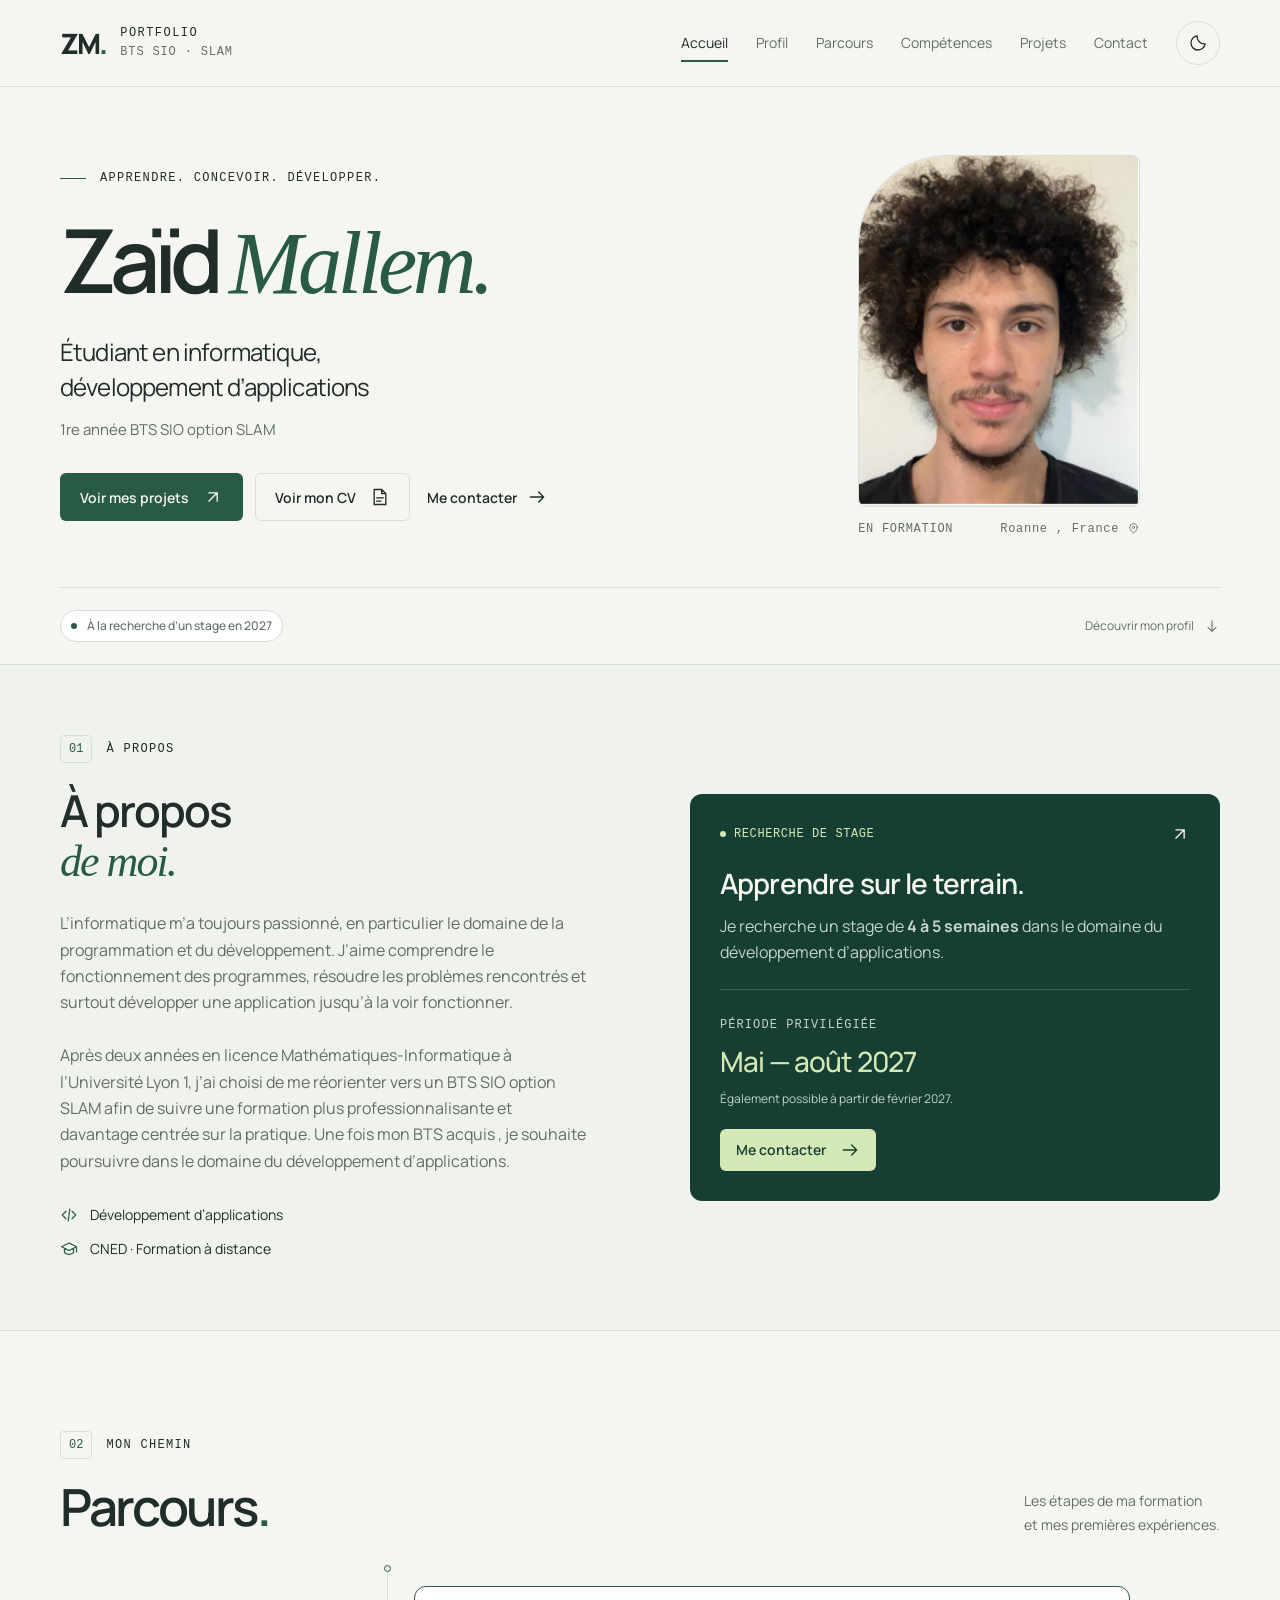
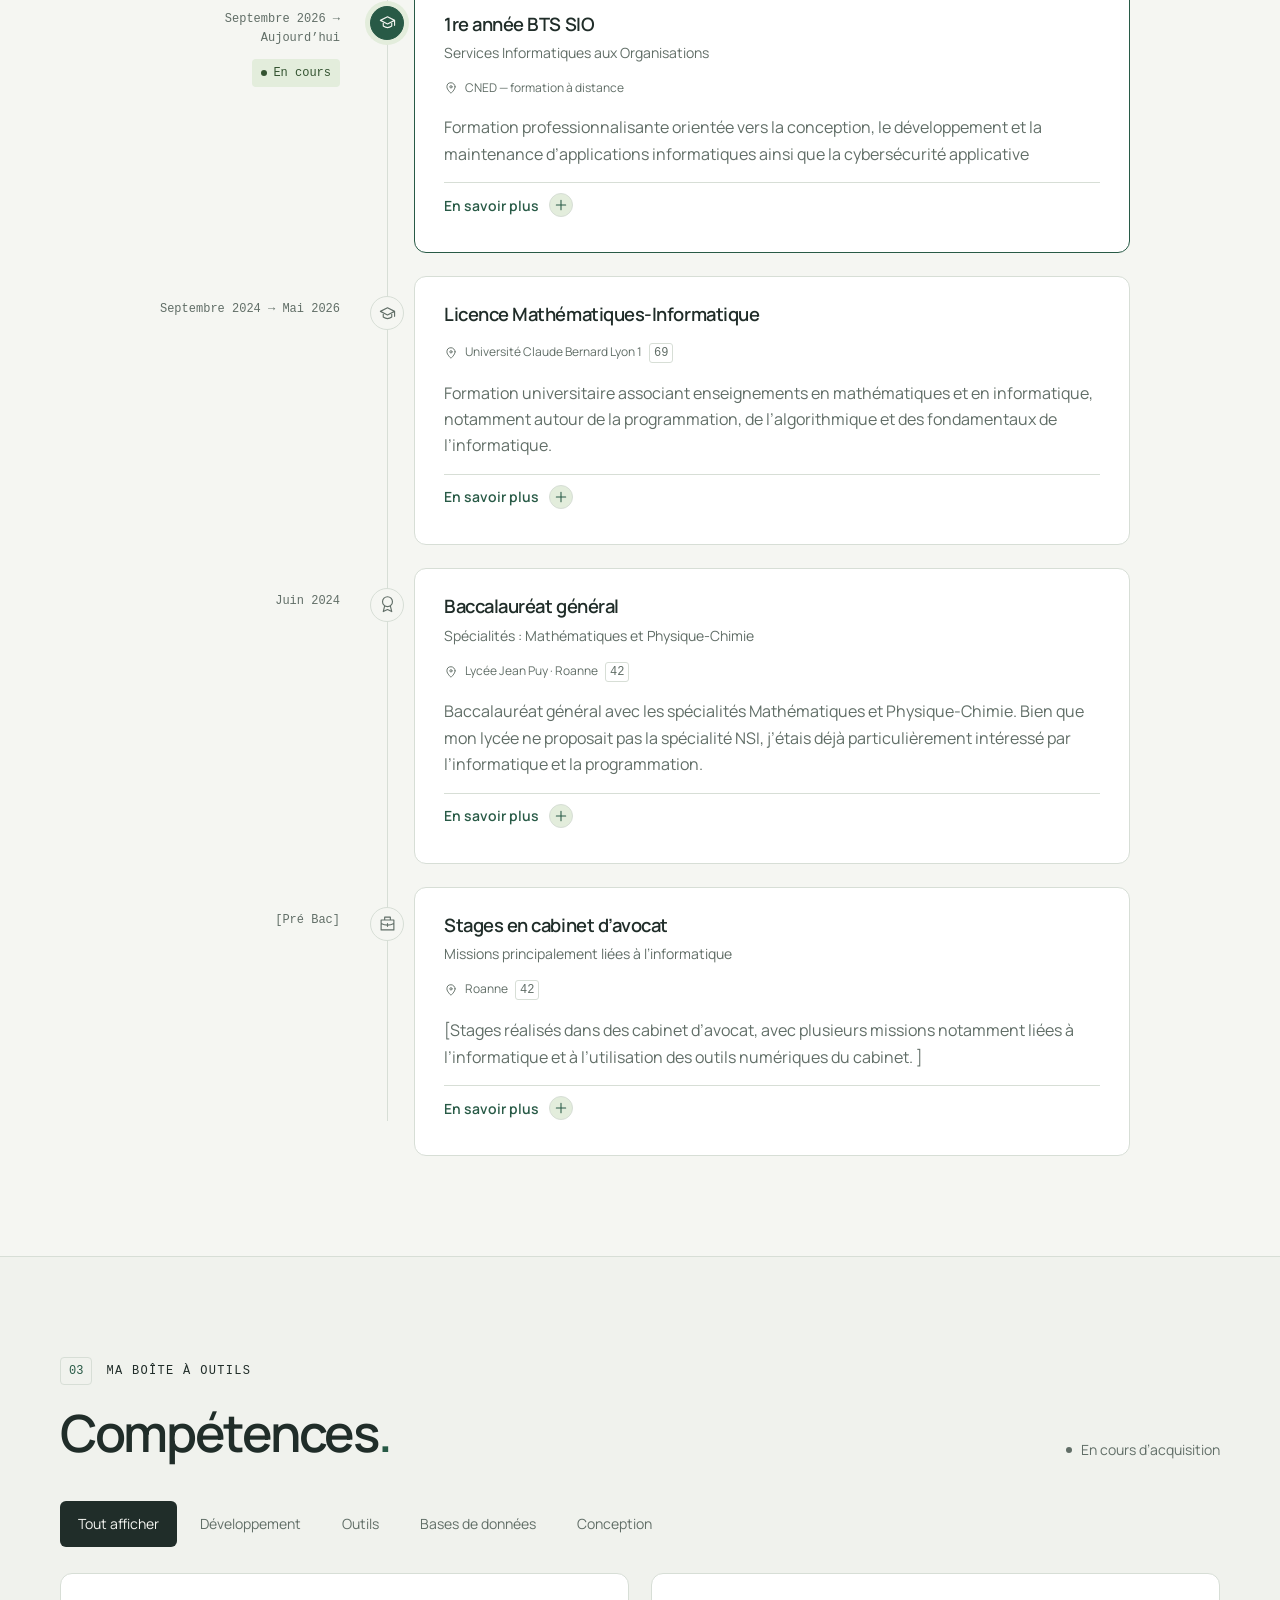
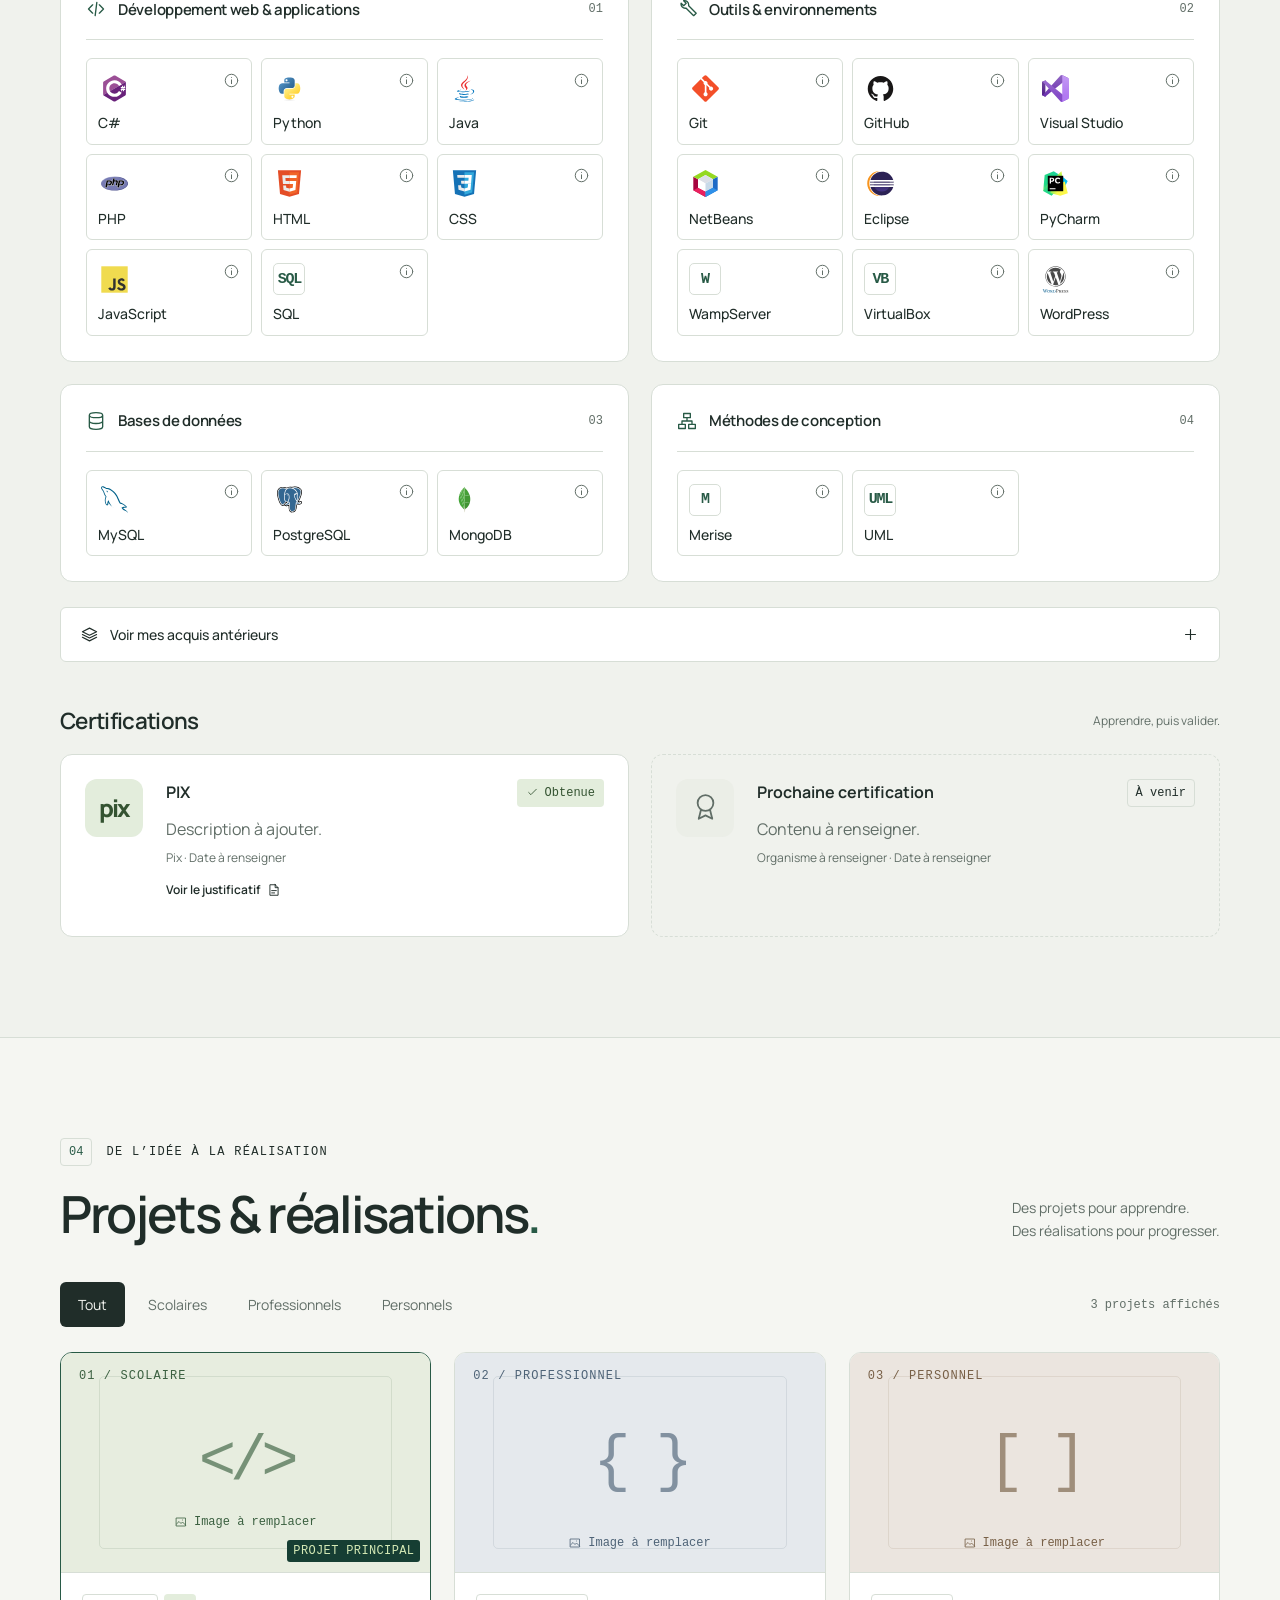
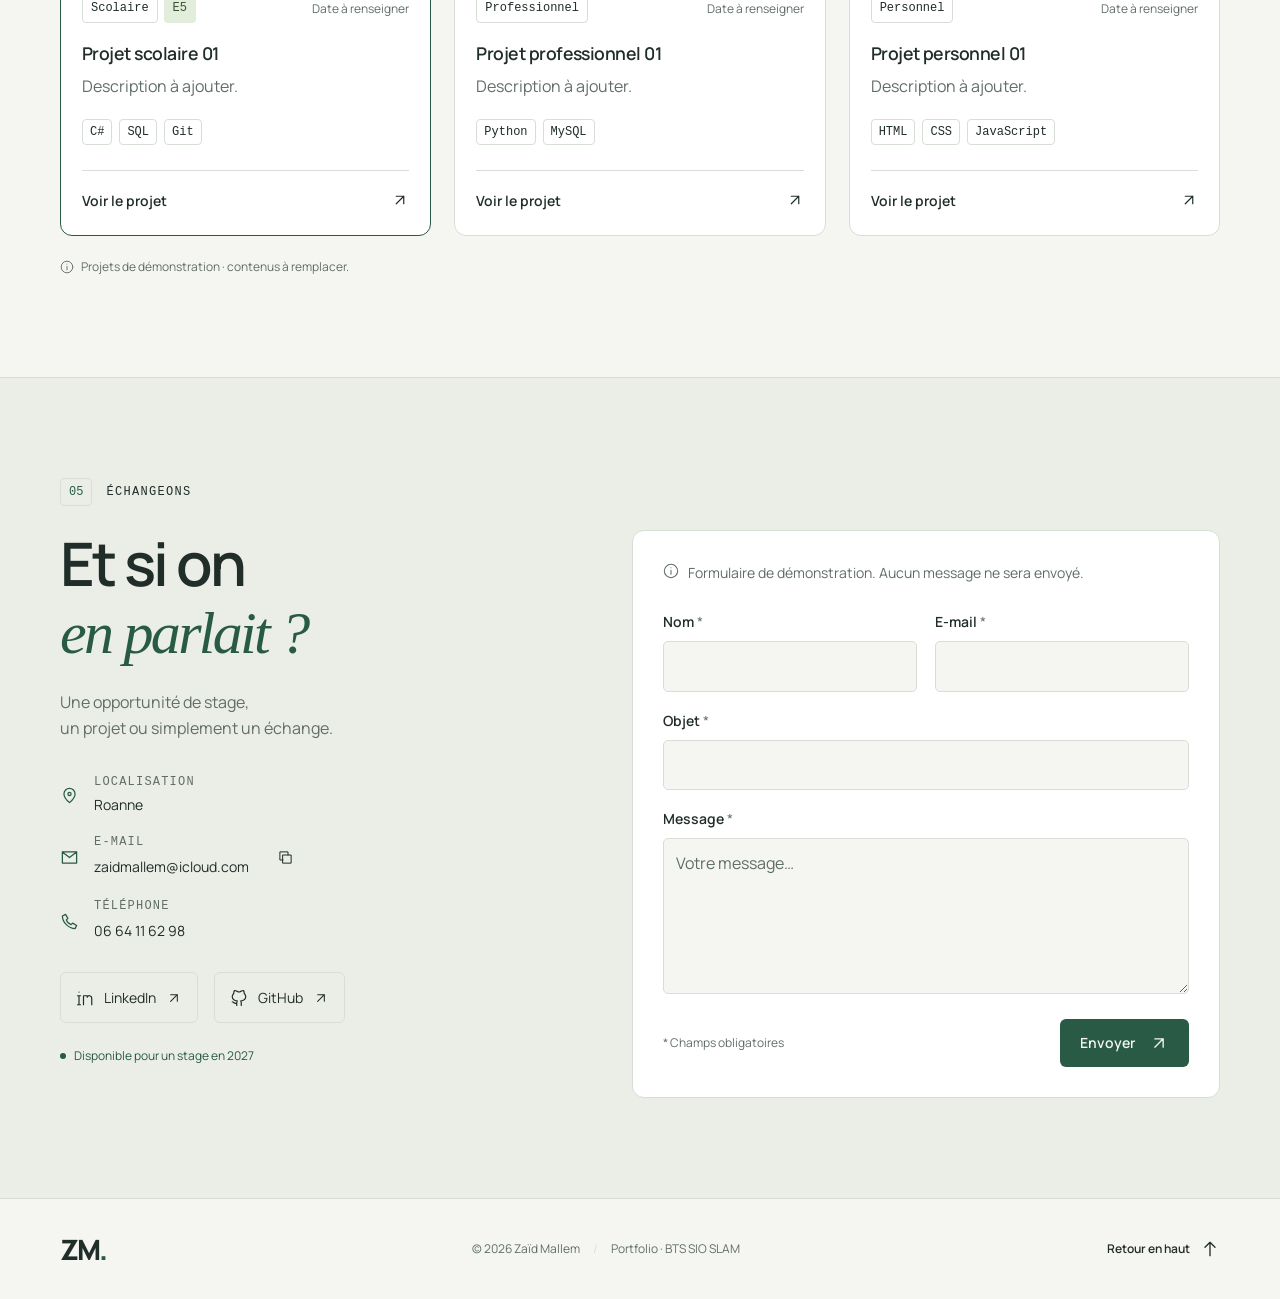
<file: index.html>
<!doctype html>
<html lang="fr" data-theme="light">
<head>
  <meta charset="utf-8">
  <meta name="viewport" content="width=device-width, initial-scale=1">
  <meta name="description" content="Portfolio étudiant — BTS SIO option SLAM. Parcours, compétences et réalisations en développement d’applications.">
  <meta name="theme-color" content="#f5f6f2">
  <title>Zaïd Mallem — Portfolio · BTS SIO SLAM</title>
  <link rel="icon" type="image/svg+xml" href="assets/images/favicon.svg">
  <script src="assets/js/theme-init.js"></script>
  <link rel="stylesheet" href="assets/css/styles.css">
  <script src="assets/js/data.js" defer></script>
  <script src="assets/js/common.js" defer></script>
  <script src="assets/js/home.js" defer></script>
</head>
<body>
  <a class="skip-link" href="#contenu">Aller au contenu</a>
  <div class="reading-progress" aria-hidden="true"></div>
  <header class="site-header">
    <div class="container header-inner">
      <a class="brand" href="#accueil" aria-label="Accueil du portfolio"><span class="brand-mark" data-initials>ZM<span>.</span></span><span class="brand-caption">PORTFOLIO<span>BTS SIO · SLAM</span></span></a>
      <nav class="main-nav" id="navigation" aria-label="Navigation principale">
        <a href="#accueil" aria-current="location">Accueil</a><a href="#profil">Profil</a><a href="#parcours">Parcours</a><a href="#competences">Compétences</a><a href="#projets">Projets</a><a href="#contact">Contact</a>
      </nav>
      <div class="header-actions"><button class="icon-button theme-toggle" type="button" aria-label="Activer le mode sombre" title="Changer de thème"><span data-icon="moon"></span></button><button class="icon-button menu-toggle" type="button" aria-label="Ouvrir le menu" aria-expanded="false" aria-controls="navigation"><span data-icon="menu"></span></button></div>
    </div>
  </header>
  <main id="contenu" tabindex="-1">
    <section class="hero container" id="accueil" aria-labelledby="hero-name">
      <div class="hero-copy">
        <p class="eyebrow"><span class="short-line"></span> APPRENDRE. CONCEVOIR. DÉVELOPPER.</p>
        <h1 id="hero-name" data-name>Zaïd <span>Mallem.</span></h1>
        <p class="hero-title">Étudiant en informatique,<br>développement d’applications</p>
        <p class="hero-subtitle">1re année BTS SIO option SLAM</p>
        <div class="hero-actions"><a class="button primary" href="#projets">Voir mes projets <span data-icon="arrow-up-right"></span></a><button class="button secondary" type="button" data-cv>Voir mon CV <span data-icon="file"></span></button><a class="text-link" href="#contact">Me contacter <span data-icon="arrow-right"></span></a></div>
      </div>
      <figure class="portrait-wrap">
        <div class="portrait" id="portrait-slot"><span class="portrait-index">01 / PROFIL</span><span class="portrait-monogram" data-initials aria-hidden="true">ZM<span>.</span></span><div class="portrait-label"><span data-icon="image"></span><span>Photo à ajouter</span></div><span class="portrait-corner" aria-hidden="true">+</span></div>
        <figcaption><span>EN FORMATION</span><span><span data-city>Roanne</span>, France <span data-icon="map-pin"></span></span></figcaption>
      </figure>
      <div class="hero-footer"><span class="hero-stage-badge"><span class="status-dot"></span> À la recherche d’un stage en 2027</span><a href="#profil">Découvrir mon profil <span data-icon="arrow-down"></span></a></div>
    </section>
    <section class="section profile-section" id="profil" aria-labelledby="profile-title">
      <div class="container profile-grid">
        <div class="profile-copy"><p class="eyebrow"><span class="section-index">01</span> À PROPOS</p><h2 id="profile-title">À propos<br><em>de moi.</em></h2><p class="section-description" data-profile>Description personnelle à ajouter.</p><div class="profile-facts"><span><span data-icon="code"></span>Développement d’applications</span><span><span data-icon="graduation"></span>CNED · Formation à distance</span></div></div>
        <aside class="internship-card"><div class="card-topline"><span class="pill"><span class="status-dot"></span> RECHERCHE DE STAGE</span><span data-icon="arrow-up-right"></span></div><h3>Apprendre sur le terrain.</h3><p>Je recherche un stage de <strong>4 à 5 semaines</strong> dans le domaine du développement d’applications.</p><div class="internship-period"><span>PÉRIODE PRIVILÉGIÉE</span><strong>Mai <span aria-hidden="true">—</span> août 2027</strong><p>Également possible à partir de février 2027.</p></div><a href="#contact" class="button light">Me contacter <span data-icon="arrow-right"></span></a></aside>
      </div>
    </section>
    <section class="section" id="parcours" aria-labelledby="journey-title"><div class="container"><div class="section-heading"><div><p class="eyebrow"><span class="section-index">02</span> MON CHEMIN</p><h2 id="journey-title">Parcours<span class="title-dot">.</span></h2></div><p>Les étapes de ma formation<br>et mes premières expériences.</p></div><div class="timeline" id="timeline"></div></div></section>
    <section class="section skills-section" id="competences" aria-labelledby="skills-title"><div class="container"><div class="section-heading"><div><p class="eyebrow"><span class="section-index">03</span> MA BOÎTE À OUTILS</p><h2 id="skills-title">Compétences<span class="title-dot">.</span></h2></div><p class="acquisition-label"><span class="status-dot"></span> En cours d’acquisition</p></div><div class="filter-bar" id="skill-filters" role="group" aria-label="Filtrer les compétences"></div><div class="skill-groups" id="skill-groups"></div><p class="sr-only" id="skill-status" role="status" aria-live="polite"></p><details class="prior-skills"><summary><span><span data-icon="layers"></span> Voir mes acquis antérieurs</span><span data-icon="plus"></span></summary><div class="prior-content"><p>Compétences abordées avant le BTS.</p><div class="tags" id="prior-tags"></div><p class="placeholder-text">Contexte d’apprentissage à renseigner.</p></div></details><div class="certifications"><div class="subsection-heading"><h3>Certifications</h3><span>Apprendre, puis valider.</span></div><div class="certification-grid" id="certifications"></div></div></div></section>
    <section class="section projects-section" id="projets" aria-labelledby="projects-title"><div class="container"><div class="section-heading"><div><p class="eyebrow"><span class="section-index">04</span> DE L’IDÉE À LA RÉALISATION</p><h2 id="projects-title">Projets &amp; réalisations<span class="title-dot">.</span></h2></div><p>Des projets pour apprendre.<br>Des réalisations pour progresser.</p></div><div class="projects-toolbar"><div class="filter-bar" id="project-filters" role="group" aria-label="Filtrer les projets"></div><p class="result-count" id="project-count" role="status" aria-live="polite"></p></div><div class="project-grid" id="project-grid"></div><p class="empty-state" id="project-empty" hidden>Aucun projet dans cette catégorie pour le moment.</p><p class="sample-note" id="sample-note"><span data-icon="info"></span> Projets de démonstration · contenus à remplacer.</p></div></section>
    <section class="section contact-section" id="contact" aria-labelledby="contact-title"><div class="container"><p class="eyebrow"><span class="section-index">05</span> ÉCHANGEONS</p><div class="contact-grid"><div class="contact-copy"><h2 id="contact-title">Et si on<br><em>en parlait ?</em></h2><p class="contact-intro">Une opportunité de stage,<br>un projet ou simplement un échange.</p><div class="contact-details" id="contact-details"></div><div class="social-links" id="social-links"></div><p class="contact-availability"><span class="status-dot"></span> Disponible pour un stage en 2027</p></div><form id="contact-form" class="contact-form" novalidate><p class="form-note"><span data-icon="info"></span> Formulaire de démonstration. Aucun message ne sera envoyé.</p><div class="form-row"><div class="field"><label for="name">Nom <span aria-hidden="true">*</span></label><input id="name" name="name" autocomplete="name" required maxlength="100" aria-describedby="name-error"><p class="field-error" id="name-error"></p></div><div class="field"><label for="email">E-mail <span aria-hidden="true">*</span></label><input id="email" name="email" type="email" autocomplete="email" required maxlength="254" aria-describedby="email-error"><p class="field-error" id="email-error"></p></div></div><div class="field"><label for="subject">Objet <span aria-hidden="true">*</span></label><input id="subject" name="subject" required maxlength="180" aria-describedby="subject-error"><p class="field-error" id="subject-error"></p></div><div class="field"><label for="message">Message <span aria-hidden="true">*</span></label><textarea id="message" name="message" rows="5" required minlength="10" maxlength="5000" aria-describedby="message-error" placeholder="Votre message…"></textarea><p class="field-error" id="message-error"></p></div><div class="honeypot" aria-hidden="true"><label for="website">Laisser vide</label><input id="website" name="website" tabindex="-1" autocomplete="off"></div><div class="form-bottom"><span>* Champs obligatoires</span><button class="button primary" type="submit"><span class="submit-label">Envoyer</span><span data-icon="arrow-up-right"></span></button></div><p class="form-status" id="form-status" role="status" aria-live="polite" tabindex="-1"></p></form></div></div></section>
  </main>
  <footer class="site-footer"><div class="container footer-inner"><a class="brand-mark" href="#accueil" aria-label="Accueil" data-initials>ZM<span>.</span></a><p>© <span data-year>2026</span> <span data-full-name>Zaïd Mallem</span><span class="footer-separator">/</span>Portfolio · BTS SIO SLAM</p><a class="text-link" href="#accueil">Retour en haut <span data-icon="arrow-up"></span></a></div></footer>
  <dialog class="info-dialog" id="info-dialog" aria-labelledby="dialog-title"><div class="dialog-topline"><span class="eyebrow" id="dialog-eyebrow">EN DÉTAIL</span><button class="icon-button" data-close-dialog type="button" aria-label="Fermer la fiche"><span data-icon="x"></span></button></div><h2 id="dialog-title"></h2><div id="dialog-body"></div></dialog>
  <div class="toast" id="toast" role="status" aria-live="polite"></div><div class="cursor-ring" aria-hidden="true"></div>
  <noscript><div class="noscript-notice">Activez JavaScript pour consulter le parcours, les compétences et les projets. Contact : <a href="mailto:zaidmallem@icloud.com">zaidmallem@icloud.com</a>.</div></noscript>
</body>
</html>
</file>
<file: assets/css/styles.css>
@layer reset, tokens, base, layout, components, responsive, motion;
@font-face {
  font-family:  Manrope;
  src:  url('../fonts/manrope-latin.woff2') format('woff2');
  font-style:  normal;
  font-weight:  200 800;
  font-display:  swap
}
@layer reset {
  *,*::before,*::after {
    box-sizing:  border-box
  }
  body,h1,h2,h3,p,figure {
    margin:  0
  }
  button,input,textarea {
    font:  inherit
  }
  button,a {
    -webkit-tap-highlight-color:  transparent
  }
  button {
    cursor:  pointer
  }
  img {
    max-width:  100%;
    display:  block
  }
  button {
    color:  inherit
  }
  a {
    color:  inherit;
    text-decoration:  none
  }
  button {
    border:  0
  }
  svg {
    display:  block
  }
  [hidden] {
    display:  none!important
  }
}
@layer tokens {
  :root {
    color-scheme:  light;
    --bg:  #f5f6f2;
    --surface:  #fff;
    --surface-alt:  #ebeee7;
    --surface-soft:  #f0f2ed;
    --ink:  #202d29;
    --muted:  #616e67;
    --line:  #d7ded6;
    --accent:  #285a46;
    --accent-hover:  #173f35;
    --accent-soft:  #e3eddc;
    --accent-text:  #345331;
    --deep:  #163e33;
    --deep-ink:  #f3f7ed;
    --lime:  #d4e9b5;
    --error:  #a02a32;
    --shadow:  0 10px 30px #183c2910;
    --radius:  12px;
    --radius-sm:  6px;
    --font:  'Manrope',Arial,sans-serif;
    --serif:  Georgia,'Times New Roman',serif;
    --mono:  Consolas,'Courier New',monospace;
    --ease:  cubic-bezier(.2,.7,.2,1);
    --duration:  180ms;
    --container:  1160px;
    --header-height:  86px;
    --section-space:  100px
  }
  :root[data-theme=dark] {
    color-scheme:  dark;
    --bg:  #17201f;
    --surface:  #202b29;
    --surface-alt:  #1c2925;
    --surface-soft:  #1b2523;
    --ink:  #edf2ec;
    --muted:  #abb9af;
    --line:  #394740;
    --accent:  #badba1;
    --accent-hover:  #d2ebbf;
    --accent-soft:  #2e4233;
    --accent-text:  #c6e5ae;
    --deep:  #102f27;
    --deep-ink:  #f3f7ed;
    --lime:  #d4e9b5;
    --error:  #ffb3b7;
    --shadow:  0 10px 30px #0002
  }
}
@layer base {
  html {
    scroll-behavior:  smooth;
    scroll-padding-top:  var(--header-offset, 110px)
  }
  body {
    background:  var(--bg);
    color:  var(--ink);
    font:  400 1rem/1.65 var(--font);
    transition:  background-color var(--duration),color var(--duration)
  }
  ::selection {
    background:  var(--accent);
    color:  var(--bg)
  }
  :focus-visible {
    outline:  3px solid var(--accent);
    outline-offset:  5px
  }
  button:disabled {
    cursor:  not-allowed;
    opacity:  .6
  }
  h1,h2,h3 {
    font-weight:  600;
    line-height:  1.12;
    letter-spacing:  -.045em
  }
  h2 {
    font-size:  clamp(2.35rem,4vw,3.5rem)
  }
  h3 {
    font-size:  1.25rem;
    letter-spacing:  -.03em
  }
  em {
    font-family:  var(--serif);
    font-weight:  400;
    color:  var(--accent)
  }
  p {
    max-width:  70ch
  }
  button svg,a svg {
    flex-shrink:  0
  }
  .icon,[data-icon] svg {
    width:  20px;
    height:  20px;
    stroke-width:  1.6;
    flex-shrink:  0
  }
  .container {
    width:  min(var(--container),calc(100% - 96px));
    margin-inline:  auto
  }
  .sr-only {
    position:  absolute;
    width:  1px;
    height:  1px;
    overflow:  hidden;
    clip-path:  inset(50%);
    white-space:  nowrap
  }
  .skip-link {
    position:  fixed;
    top:  10px;
    left:  10px;
    padding:  12px 20px;
    background:  var(--ink);
    color:  var(--bg);
    z-index:  200;
    transform:  translateY(-160%)
  }
  .skip-link:focus {
    transform:  none
  }
  .placeholder-text {
    color:  var(--muted);
    font-size:  .875rem
  }
  .eyebrow {
    font:  500 .75rem/1.5 var(--mono);
    letter-spacing:  .11em;
    display:  flex;
    align-items:  center;
    gap:  14px
  }
  .short-line {
    width:  26px;
    height:  1px;
    background:  var(--accent)
  }
  .section-index {
    color:  var(--accent);
    border:  1px solid var(--line);
    padding:  4px 8px;
    border-radius:  4px;
    letter-spacing:  0
  }
  .title-dot {
    color:  var(--accent)
  }
  .status-dot {
    display:  inline-block;
    width:  6px;
    height:  6px;
    border-radius:  50%;
    background:  currentColor;
    flex-shrink:  0
  }
  .tags {
    display:  flex;
    gap:  7px;
    flex-wrap:  wrap
  }
  .tag {
    font:  400 .75rem/1.4 var(--mono);
    border:  1px solid var(--line);
    padding:  5px 9px;
    border-radius:  4px
  }
  .text-link {
    display:  inline-flex;
    align-items:  center;
    justify-content:  center;
    gap:  10px;
    font-size:  .875rem;
    font-weight:  600;
    min-height:  44px
  }
  .text-link:hover {
    color:  var(--accent)
  }
  .button {
    display:  inline-flex;
    align-items:  center;
    justify-content:  center;
    gap:  14px;
    min-height:  48px;
    padding:  12px 19px;
    border-radius:  var(--radius-sm);
    border:  1px solid transparent;
    font-size:  .875rem;
    line-height:  1.4;
    font-weight:  600;
    transition:  background var(--duration),transform var(--duration),border-color var(--duration)
  }
  .button:hover {
    transform:  translateY(-2px)
  }
  .primary {
    background:  var(--accent);
    color:  var(--bg)
  }
  .primary:hover {
    background:  var(--accent-hover)
  }
  .secondary {
    background:  transparent;
    border-color:  var(--line)
  }
  .secondary:hover {
    border-color:  var(--accent);
    background:  var(--surface)
  }
  .light {
    background:  var(--lime);
    color:  var(--deep)
  }
  .icon-button {
    background:  transparent;
    width:  44px;
    height:  44px;
    border-radius:  50%;
    display:  grid;
    place-items:  center;
    border:  1px solid var(--line)
  }
  .icon-button:hover {
    background:  var(--surface-alt)
  }
}
@layer layout {
  .site-header {
    position:  sticky;
    top:  0;
    background:  color-mix(in srgb,var(--bg) 94%,transparent);
    backdrop-filter:  blur(12px);
    z-index:  50;
    border-bottom:  1px solid var(--line)
  }
  .header-inner {
    min-height:  var(--header-height);
    display:  flex;
    align-items:  center;
    justify-content:  space-between;
    gap:  28px;
    transition:  min-height var(--duration)
  }
  .site-header.is-scrolled .header-inner {
    min-height:  70px
  }
  .brand {
    display:  flex;
    align-items:  center;
    gap:  15px
  }
  .brand-mark {
    font-size:  1.75rem;
    font-weight:  800;
    letter-spacing:  -.08em;
    line-height:  1
  }
  .brand-mark>span {
    color:  var(--accent)
  }
  .brand-caption {
    font:  500 .75rem/1.6 var(--mono);
    letter-spacing:  .12em
  }
  .brand-caption>span {
    display:  block;
    color:  var(--muted);
    font-size:  .75rem;
    letter-spacing:  .07em
  }
  .main-nav {
    display:  flex;
    gap:  28px;
    align-items:  center;
    margin-left:  auto
  }
  .main-nav a {
    font-size:  .875rem;
    color:  var(--muted);
    position:  relative;
    display:  flex;
    align-items:  center;
    min-height:  44px
  }
  .main-nav a::after {
    content:  '';
    position:  absolute;
    bottom:  3px;
    left:  0;
    width:  100%;
    height:  2px;
    background:  var(--accent);
    transform:  scaleX(0);
    transition:  transform var(--duration);
    transform-origin:  left
  }
  .main-nav a[aria-current],.main-nav a:hover {
    color:  var(--ink)
  }
  .main-nav a[aria-current]::after {
    transform:  scaleX(1)
  }
  .header-actions {
    display:  flex;
    gap:  8px
  }
  .menu-toggle {
    display:  none
  }
  .reading-progress {
    position:  fixed;
    top:  0;
    left:  0;
    height:  2px;
    width:  100%;
    background:  var(--accent);
    transform:  scaleX(0);
    transform-origin:  left;
    z-index:  100
  }
  .section {
    padding-block:  var(--section-space);
    border-top:  1px solid var(--line);
    scroll-margin-top:  0
  }
  .section-heading {
    display:  flex;
    justify-content:  space-between;
    align-items:  flex-end;
    gap:  35px;
    margin-bottom:  40px
  }
  .section-heading h2 {
    margin-top:  19px
  }
  .section-heading>p {
    font-size:  .875rem;
    color:  var(--muted)
  }
  .hero {
    padding-top:  68px;
    display:  grid;
    grid-template-columns:  1.45fr 1fr;
    column-gap:  78px;
    align-items:  center
  }
  .hero h1 {
    font-size:  clamp(3.7rem,6.9vw,6rem);
    margin:  26px 0 24px;
    letter-spacing:  -.075em;
    line-height:  1.06
  }
  .hero h1>span {
    font-family:  var(--serif);
    font-weight:  400;
    font-style:  italic;
    color:  var(--accent);
    letter-spacing:  -.05em
  }
  .hero-title {
    font-size:  1.5rem;
    line-height:  1.45;
    letter-spacing:  -.035em
  }
  .hero-subtitle {
    font-size:  .9375rem;
    color:  var(--muted);
    margin-top:  13px
  }
  .hero-actions {
    display:  flex;
    flex-wrap:  wrap;
    align-items:  center;
    gap:  12px;
    margin-top:  31px
  }
  .hero-actions>.text-link {
    margin-left:  5px
  }
  .portrait-wrap {
    padding:  0 15px 0 0
  }
  .portrait {
    height:  350px;
    position:  relative;
    background-color:  var(--surface-alt);
    background-image:  radial-gradient(var(--line) .9px,transparent .9px);
    background-size:  14px 14px;
    border:  1px solid var(--line);
    border-radius:  90px 8px 8px 8px;
    display:  grid;
    place-items:  center;
    overflow:  hidden
  }
  .portrait::before {
    content:  '';
    position:  absolute;
    inset:  32px;
    border:  1px solid var(--line);
    border-radius:  65px 3px 3px 3px
  }
  .portrait-index {
    position:  absolute;
    top:  30px;
    right:  28px;
    font:  400 .75rem var(--mono);
    letter-spacing:  .1em;
    color:  var(--muted)
  }
  .portrait-monogram {
    font-size:  8rem;
    font-weight:  500;
    font-family:  var(--serif);
    letter-spacing:  -.09em;
    color:  var(--accent);
    opacity:  .55
  }
  .portrait-monogram>span {
    color:  var(--accent)
  }
  .portrait-label {
    position:  absolute;
    bottom:  40px;
    display:  flex;
    gap:  9px;
    align-items:  center;
    font:  400 .75rem var(--mono);
    color:  var(--muted);
    padding:  7px 12px;
    background:  var(--surface-alt)
  }
  .portrait-label svg {
    width:  15px;
    height:  15px
  }
  .portrait-corner {
    position:  absolute;
    bottom:  13px;
    right:  16px;
    color:  var(--accent);
    font:  1.75rem var(--mono)
  }
  .portrait>img {
    width:  100%;
    height:  100%;
    object-fit:  contain;
    background: var(--surface-alt);
    position:  absolute;
    inset:  0
  }
  .portrait-wrap figcaption {
    display:  flex;
    justify-content:  space-between;
    font:  400 .75rem var(--mono);
    letter-spacing:  .06em;
    margin-top:  15px;
    color:  var(--muted)
  }
  .portrait-wrap figcaption>span:last-child {
    display:  flex;
    gap:  8px;
    align-items:  center
  }
  .portrait-wrap figcaption svg {
    width:  13px;
    height:  13px
  }
  .hero-footer {
    grid-column:  1/-1;
    margin-top:  51px;
    min-height:  77px;
    display:  flex;
    justify-content:  space-between;
    align-items:  center;
    border-top:  1px solid var(--line);
    font-size:  .75rem;
    color:  var(--muted);
    gap:  20px
  }
  .hero-footer>span,.hero-footer>a {
    display:  flex;
    align-items:  center;
    gap:  10px
  }
  .hero-stage-badge {
    min-width: 0;
    padding: 6px 10px;
    border: 1px solid var(--line);
    border-radius: 999px;
    background: var(--surface);
    font-weight: 500;
    line-height: 1.5;
  }
  .hero-stage-badge .status-dot {
    color: var(--accent);
  }
  .hero-footer>a {
    min-height:  44px
  }
  .hero-footer svg {
    width:  16px;
    height:  16px
  }
  .profile-section {
    background:  var(--surface-soft);
    padding-block:  70px
  }
  .profile-grid {
    display:  grid;
    grid-template-columns:  1fr 1fr;
    gap:  100px;
    align-items:  center
  }
  .profile-copy h2 {
    margin-top:  23px;
    font-size:  2.75rem
  }
  .section-description {
    margin-top:  24px;
    white-space: pre-line;
    color:  var(--muted)
  }
  .profile-facts {
    margin-top:  29px;
    display:  grid;
    gap:  11px;
    font-size:  .875rem
  }
  .profile-facts>span {
    display:  flex;
    align-items:  center;
    gap:  12px
  }
  .profile-facts svg {
    color:  var(--accent);
    width:  18px;
    height:  18px
  }
  .internship-card {
    background:  var(--deep);
    color:  var(--deep-ink);
    padding:  30px;
    border-radius:  var(--radius)
  }
  .card-topline {
    display:  flex;
    align-items:  center;
    justify-content:  space-between;
    gap:  15px
  }
  .pill {
    display:  inline-flex;
    gap:  8px;
    align-items:  center;
    font:  400 .75rem var(--mono);
    letter-spacing:  .05em
  }
  .internship-card .pill {
    color:  var(--lime)
  }
  .internship-card h3 {
    font-size:  1.75rem;
    margin-top:  24px
  }
  .internship-card>p {
    font-size:  .875rem;
    color:  #c3d4ca;
    margin-top:  14px
  }
  .internship-period {
    border-top:  1px solid #ffffff26;
    margin:  23px 0 20px;
    padding-top:  19px
  }
  .internship-period>span {
    font:  400 .75rem var(--mono);
    letter-spacing:  .09em;
    color:  #c3d4ca
  }
  .internship-period>strong {
    display:  block;
    font-size:  1.75rem;
    font-weight:  500;
    margin-top:  3px;
    letter-spacing:  -.04em;
    color:  var(--lime)
  }
  .internship-period>p {
    font-size:  .75rem;
    color:  #c3d4ca;
    margin-top:  5px
  }
  .internship-card .button {
    min-height:  42px;
    font-size:  .875rem;
    padding:  10px 15px
  }
  .site-footer {
    border-top:  1px solid var(--line);
    padding-block:  28px
  }
  .footer-inner {
    display:  flex;
    align-items:  center;
    justify-content:  space-between;
    gap:  25px
  }
  .footer-inner p {
    font-size:  .75rem;
    color:  var(--muted)
  }
  .footer-separator {
    margin:  0 13px;
    color:  var(--line)
  }
  .footer-inner>.text-link {
    font-size:  .75rem
  }
  .skills-section {
    background:  var(--surface-soft)
  }
  .contact-section {
    background:  var(--surface-alt)
  }
}
@layer components {
  .internship-card :focus-visible,.block1-panel :focus-visible {
    outline-color:  var(--lime)
  }
  .main-nav a,.skill-tile>span:nth-child(2),.filter-button,.form-note,.timeline-details summary {
    font-size:  .875rem
  }
  .featured-label {
    font-size:  .75rem;
    position:  absolute;
    top:  auto;
    bottom:  10px;
    right:  10px
  }
  .project-image:has(.featured-label) .image-placeholder-label {
    bottom:  42px
  }
  .badge {
    font:  500 .75rem/1.35 var(--mono);
    padding:  5px 8px;
    border:  1px solid var(--line);
    border-radius:  4px;
    display:  inline-flex;
    gap:  6px;
    align-items:  center;
    white-space:  nowrap
  }
  .badge svg {
    width:  13px;
    height:  13px
  }
  .current-badge,.e5-badge {
    background:  var(--accent-soft);
    color:  var(--accent-text);
    border-color:  transparent
  }
  .timeline {
    position:  relative;
    max-width:  980px;
    margin:  50px auto 0
  }
  .timeline::before {
    content:  '';
    position:  absolute;
    left:  237px;
    top:  -20px;
    bottom:  35px;
    width:  1px;
    background:  var(--line)
  }
  .timeline::after {
    content:  '';
    position:  absolute;
    left:  234px;
    top:  -21px;
    width:  7px;
    height:  7px;
    background:  var(--bg);
    border:  1px solid var(--accent);
    border-radius:  50%
  }
  .timeline-entry {
    position:  relative;
    display:  grid;
    grid-template-columns:  210px 54px 1fr;
    margin-bottom:  23px;
    align-items:  start
  }
  .timeline-entry:last-child {
    margin-bottom:  0
  }
  .timeline-date {
    padding:  24px 20px 0 0;
    text-align:  right
  }
  .timeline-date>p {
    font:  400 .75rem/1.65 var(--mono);
    color:  var(--muted)
  }
  .timeline-date .badge {
    margin-top:  10px
  }
  .timeline-marker {
    display:  grid;
    place-items:  center;
    width:  34px;
    height:  34px;
    margin:  20px auto 0;
    background:  var(--bg);
    border:  1px solid var(--line);
    border-radius:  50%;
    position:  relative;
    color:  var(--muted)
  }
  .timeline-marker svg {
    width:  17px;
    height:  17px
  }
  .is-current .timeline-marker {
    background:  var(--accent);
    color:  var(--bg);
    border-color:  var(--accent);
    box-shadow:  0 0 0 5px var(--accent-soft)
  }
  .timeline-card {
    padding:  25px 29px;
    background:  var(--surface);
    border:  1px solid var(--line);
    border-radius:  var(--radius)
  }
  .is-current .timeline-card {
    border-color:  var(--accent)
  }
  .timeline-card h3 {
    font-size:  1.15rem;
    line-height:  1.4;
    letter-spacing:  -.025em
  }
  .timeline-subtitle {
    font-size:  .875rem;
    color:  var(--muted);
    margin-top:  4px
  }
  .timeline-location {
    font-size:  .75rem;
    margin-top:  14px;
    display:  flex;
    gap:  7px;
    align-items:  center;
    color:  var(--muted)
  }
  .timeline-location svg {
    width:  14px;
    height:  14px
  }
  .department {
    font-family:  var(--mono);
    padding:  2px 4px;
    border:  1px solid var(--line);
    border-radius:  3px;
    margin-left:  5px;
    white-space:  nowrap
  }
  .timeline-summary {
    margin-top:  16px;
    font-size:  .875rem;
    color:  var(--muted)
  }
  .timeline-details {
    margin-top:  15px;
    border-top:  1px solid var(--line)
  }
  summary {
    cursor:  pointer;
    list-style:  none
  }
  summary::-webkit-details-marker {
    display:  none
  }
  .timeline-details summary {
    font-size:  .75rem;
    display:  flex;
    align-items:  center;
    justify-content:  flex-start;
    width: fit-content;
    max-width: 100%;
    gap: 10px;
    min-height:  44px;
    font-weight:  600;
    color: var(--accent);
    border-radius: var(--radius-sm);
    text-underline-offset: 4px;
  }
  .timeline-details summary > span {
    display: grid;
    place-items: center;
    width: 24px;
    height: 24px;
    flex-shrink: 0;
    border: 1px solid var(--line);
    border-radius: 50%;
    background: var(--accent-soft);
    transition: background-color var(--duration), border-color var(--duration), color var(--duration);
  }
  .timeline-details summary:hover,
  .timeline-details summary:focus-visible {
    text-decoration: underline;
  }
  .timeline-details summary:hover > span,
  .timeline-details summary:focus-visible > span {
    background: var(--accent);
    border-color: var(--accent);
    color: var(--bg);
  }
  .timeline-details summary svg {
    width:  16px;
    height:  16px;
    transition:  transform var(--duration)
  }
  details[open]>summary svg {
    transform:  rotate(45deg)
  }
  .details-content {
    padding:  7px 0 10px;
    font-size:  .875rem;
    color:  var(--muted)
  }
  .details-content p {
    white-space:  pre-line
  }
  .filter-bar {
    display:  flex;
    align-items:  center;
    gap:  5px;
    flex-wrap:  wrap
  }
  .filter-button {
    padding:  10px 17px;
    border:  1px solid transparent;
    border-radius:  var(--radius-sm);
    background:  transparent;
    color:  var(--muted);
    font-size:  .875rem;
    min-height:  44px;
    transition:  background var(--duration),color var(--duration),border-color var(--duration)
  }
  .filter-button:hover {
    border-color:  var(--line);
    color:  var(--ink)
  }
  .filter-button[aria-pressed=true] {
    background:  var(--ink);
    color:  var(--bg)
  }
  .skill-groups {
    display:  grid;
    grid-template-columns:  1fr 1fr;
    gap:  22px;
    margin-top:  26px
  }
  .skill-group {
    background:  var(--surface);
    padding:  25px;
    border:  1px solid var(--line);
    border-radius:  var(--radius);
    min-width:  0
  }
  .skill-group-heading {
    display:  flex;
    align-items:  center;
    justify-content:  space-between;
    gap:  15px;
    border-bottom:  1px solid var(--line);
    padding-bottom:  19px;
    margin-bottom:  18px
  }
  .skill-group-heading>div {
    display:  flex;
    align-items:  center;
    gap:  12px
  }
  .skill-group-heading svg {
    color:  var(--accent)
  }
  .skill-group-heading h3 {
    font-size:  .9375rem;
    letter-spacing:  -.02em;
    line-height:  1.45
  }
  .group-number {
    font:  .75rem var(--mono);
    color:  var(--muted)
  }
  .skill-grid {
    display:  grid;
    grid-template-columns:  repeat(3,minmax(0,1fr));
    gap:  9px
  }
  .skill-tile {
    display:  flex;
    align-items:  center;
    flex-wrap:  wrap;
    gap:  9px;
    position:  relative;
    padding:  13px 11px 11px;
    border:  1px solid var(--line);
    border-radius:  var(--radius-sm);
    min-height:  85px;
    transition:  transform var(--duration),border-color var(--duration),box-shadow var(--duration)
  }
  .skill-tile:hover {
    border-color:  var(--accent);
    transform:  translateY(-2px);
    box-shadow:  var(--shadow)
  }
  .skill-logo {
    width:  32px;
    height:  32px;
    display:  grid;
    place-items:  center;
    flex-shrink:  0
  }
  .skill-logo img {
    object-fit:  contain
  }
  .skill-tile>.skill-logo {
    margin-right:  25px
  }
  .skill-tile>span:nth-child(2) {
    font-size:  .75rem;
    flex-basis:  100%;
    font-weight:  500;
    line-height:  1.4
  }
  .skill-info {
    position:  absolute;
    right:  0;
    top:  1px;
    width:  40px;
    height:  40px;
    border-radius:  50%;
    display:  grid;
    place-items:  center;
    background:  transparent;
    color:  var(--muted)
  }
  .skill-info:hover {
    color:  var(--accent);
    background:  var(--surface-alt)
  }
  .skill-info svg {
    width:  15px;
    height:  15px
  }
  .symbol-logo {
    font:  700 .9375rem var(--mono);
    border:  1px solid var(--line);
    color:  var(--accent);
    border-radius:  5px;
    letter-spacing:  -.08em
  }
  .acquisition-label {
    display:  flex;
    align-items:  center;
    gap:  9px
  }
  .prior-skills {
    border:  1px solid var(--line);
    border-radius:  var(--radius-sm);
    margin-top:  25px;
    background:  var(--surface)
  }
  .prior-skills summary {
    display:  flex;
    justify-content:  space-between;
    gap:  20px;
    padding:  15px 20px;
    font-size:  .875rem;
    font-weight:  500
  }
  .prior-skills summary>span {
    display:  flex;
    align-items:  center;
    gap:  12px
  }
  .prior-skills summary svg {
    width:  17px;
    height:  17px;
    transition:  transform var(--duration)
  }
  .prior-skills[open]>summary>span:first-child svg {
    transform:  none
  }
  .prior-content {
    padding:  4px 20px 23px
  }
  .prior-content>p {
    font-size:  .875rem;
    color:  var(--muted)
  }
  .prior-content .tags {
    margin-block:  13px
  }
  .certifications {
    margin-top:  46px
  }
  .subsection-heading {
    display:  flex;
    justify-content:  space-between;
    align-items:  center;
    gap:  20px;
    margin-bottom:  20px
  }
  .subsection-heading h3 {
    font-size:  1.4rem
  }
  .subsection-heading>span {
    font-size:  .75rem;
    color:  var(--muted)
  }
  .certification-grid {
    display:  grid;
    grid-template-columns:  1fr 1fr;
    gap:  22px
  }
  .certification-card {
    padding:  24px;
    display:  flex;
    gap:  23px;
    align-items:  flex-start;
    background:  var(--surface);
    border:  1px solid var(--line);
    border-radius:  var(--radius)
  }
  .certification-emblem {
    width:  58px;
    height:  58px;
    display:  grid;
    place-items:  center;
    flex-shrink:  0;
    background:  var(--accent-soft);
    color:  var(--accent-text);
    border-radius:  12px
  }
  .certification-emblem>span {
    font-size:  1.5rem;
    font-weight:  800;
    letter-spacing:  -.09em
  }
  .certification-emblem svg {
    width:  27px;
    height:  27px
  }
  .certification-content {
    flex:  1;
    min-width:  0
  }
  .certification-title {
    display:  flex;
    gap:  12px;
    justify-content:  space-between;
    align-items:  center
  }
  .certification-title h4 {
    margin:  0;
    font-size:  1rem;
    font-weight:  650;
    line-height:  1.4
  }
  .certification-content>p {
    font-size:  .875rem;
    color:  var(--muted);
    margin-top:  9px
  }
  .certification-content>.certification-meta {
    font-size:  .75rem;
    margin-top:  6px
  }
  .certification-content .text-link {
    font-size:  .75rem;
    gap:  7px;
    justify-content:  flex-start
  }
  .certification-content .text-link svg {
    width:  14px;
    height:  14px
  }
  .plain-button {
    background:  transparent;
    padding:  0
  }
  .is-upcoming {
    border-style:  dashed;
    background:  transparent
  }
  .is-upcoming .certification-emblem {
    background:  var(--surface-alt);
    color:  var(--muted)
  }
  .dialog-skill-logo {
    display:  flex;
    gap:  15px;
    align-items:  center;
    color:  var(--muted);
    font-size:  .875rem
  }
  .dialog-note {
    margin-top:  16px
  }
  .dialog-open {
    overflow:  hidden
  }
  .dialog-skill-logo .skill-logo {
    width:  44px;
    height:  44px
  }
  .related-projects {
    padding:  0;
    list-style:  none
  }
  .related-projects a {
    display:  flex;
    justify-content:  space-between;
    align-items:  center;
    min-height:  44px;
    color:  var(--accent);
    font-size:  .875rem
  }
  .projects-toolbar {
    display:  flex;
    justify-content:  space-between;
    align-items:  center;
    gap:  20px;
    margin-bottom:  25px
  }
  .result-count {
    font:  .75rem var(--mono);
    color:  var(--muted);
    white-space:  nowrap
  }
  .project-grid {
    display:  grid;
    grid-template-columns:  repeat(3,minmax(0,1fr));
    gap:  23px
  }
  .project-card {
    border:  1px solid var(--line);
    border-radius:  var(--radius);
    background:  var(--surface);
    overflow:  hidden;
    transition:  transform var(--duration),box-shadow var(--duration),border-color var(--duration);
    min-width:  0
  }
  .project-card:hover {
    transform:  translateY(-4px);
    box-shadow:  var(--shadow);
    border-color:  var(--accent)
  }
  .project-card.is-featured {
    border-color:  var(--accent)
  }
  .project-image {
    height:  220px;
    display:  grid;
    place-items:  center;
    position:  relative;
    background:  var(--surface-alt);
    overflow:  hidden;
    border-bottom:  1px solid var(--line)
  }
  .project-image::before {
    content:  '';
    position:  absolute;
    inset:  23px 38px;
    border:  1px solid currentColor;
    opacity:  .12;
    border-radius:  5px
  }
  .project-image.school {
    background:  #e7eddf;
    color:  #3b6040
  }
  .project-image.professional {
    background:  #e5e9ed;
    color:  #4e6377
  }
  .project-image.personal {
    background:  #ebe5df;
    color:  #786047
  }
  .project-glyph {
    font:  400 3.9rem var(--mono);
    letter-spacing:  -.1em;
    opacity:  .65
  }
  .image-index {
    position:  absolute;
    top:  16px;
    left:  18px;
    font:  .75rem var(--mono);
    letter-spacing:  .09em
  }
  .image-placeholder-label {
    position:  absolute;
    bottom:  22px;
    display:  flex;
    gap:  7px;
    align-items:  center;
    font:  .75rem var(--mono)
  }
  .image-placeholder-label svg {
    width:  12px;
    height:  12px
  }
  .featured-label {
    position:  absolute;
    top:  15px;
    right:  13px;
    font:  .75rem var(--mono);
    padding:  4px 6px;
    background:  var(--deep);
    color:  var(--lime);
    border-radius:  3px;
    letter-spacing:  .03em
  }
  .project-image img {
    height:  100%;
    width:  100%;
    object-fit:  cover
  }
  .project-card-body {
    padding:  21px
  }
  .project-meta {
    display:  flex;
    gap:  6px;
    align-items:  center;
    flex-wrap:  wrap
  }
  .project-date {
    font-size:  .75rem;
    color:  var(--muted);
    margin-left:  auto
  }
  .project-card h3 {
    font-size:  1.1rem;
    line-height:  1.4;
    margin-top:  18px
  }
  .project-card-body>p {
    font-size:  .875rem;
    color:  var(--muted);
    margin-top:  8px
  }
  .project-card .tags {
    margin-top:  19px
  }
  .project-card .tag {
    font-size:  .75rem;
    padding:  4px 7px
  }
  .project-link {
    margin-top:  25px;
    padding-top:  15px;
    min-height:  44px;
    border-top:  1px solid var(--line);
    display:  flex;
    justify-content:  space-between;
    align-items:  center;
    font-size:  .875rem;
    font-weight:  600
  }
  .project-link:hover {
    color:  var(--accent)
  }
  .project-link svg {
    width:  18px;
    height:  18px
  }
  .sample-note {
    display:  flex;
    gap:  7px;
    align-items:  center;
    color:  var(--muted);
    font-size:  .75rem;
    margin-top:  21px
  }
  .sample-note svg {
    width:  14px;
    height:  14px
  }
  .empty-state {
    padding:  45px;
    border:  1px dashed var(--line);
    border-radius:  var(--radius);
    text-align:  center;
    color:  var(--muted);
    margin-top:  25px;
    max-width:  none
  }
  .contact-grid {
    display:  grid;
    grid-template-columns:  .9fr 1.1fr;
    gap:  90px;
    margin-top:  24px
  }
  .contact-copy h2 {
    font-size:  3.75rem
  }
  .contact-intro {
    font-size:  .875rem;
    color:  var(--muted);
    margin-top:  21px
  }
  .contact-details {
    margin-top:  34px;
    display:  grid;
    gap:  19px
  }
  .contact-detail {
    display:  flex;
    align-items:  center;
    gap:  15px
  }
  .contact-detail>svg {
    width:  19px;
    height:  19px;
    color:  var(--accent);
    flex-shrink:  0
  }
  .contact-detail>div {
    min-width:  0
  }
  .contact-detail>div>span {
    font:  .75rem var(--mono);
    letter-spacing:  .1em;
    color:  var(--muted);
    display:  block;
    margin-bottom:  4px
  }
  .contact-detail p,.contact-detail a {
    font-size:  .875rem;
    overflow-wrap:  anywhere
  }
  .contact-detail a:hover {
    text-decoration:  underline;
    text-underline-offset:  4px
  }
  .copy-email {
    border:  0;
    width:  36px;
    height:  36px;
    margin-left:  3px;
    flex-shrink:  0
  }
  .copy-email svg {
    width:  15px;
    height:  15px
  }
  .social-links {
    display:  flex;
    gap:  16px;
    margin-top:  29px
  }
  .resource-link {
    display:  flex;
    align-items:  center;
    gap:  10px;
    padding:  13px 15px;
    border:  1px solid var(--line);
    border-radius:  var(--radius-sm);
    font-size:  .875rem;
    min-height:  48px
  }
  .resource-link>svg {
    width:  18px;
    height:  18px;
    flex-shrink:  0
  }
  .resource-link>svg:last-child {
    margin-left:  auto;
    width:  16px;
    height:  16px
  }
  .resource-link small {
    display:  block;
    color:  var(--muted);
    font-size:  .75rem;
    line-height:  1.4
  }
  .resource-link.is-unavailable {
    color:  var(--muted);
    border-style:  dashed
  }
  .resource-link:not(.is-unavailable):hover {
    border-color:  var(--accent);
    color:  var(--accent)
  }
  .contact-availability {
    display:  flex;
    align-items:  center;
    gap:  8px;
    color:  var(--accent);
    font-size:  .75rem;
    margin-top:  23px
  }
  .contact-form {
    padding:  30px;
    background:  var(--surface);
    border:  1px solid var(--line);
    border-radius:  var(--radius);
    align-self:  start
  }
  .form-note {
    font-size:  .75rem;
    color:  var(--muted);
    display:  flex;
    align-items:  flex-start;
    gap:  9px;
    margin-bottom:  26px
  }
  .form-note svg {
    width:  16px;
    height:  16px;
    flex-shrink:  0;
    margin-top:  2px
  }
  .form-row {
    display:  grid;
    grid-template-columns:  1fr 1fr;
    gap:  18px
  }
  .field {
    margin-bottom:  17px;
    min-width:  0
  }
  .field label {
    font-size:  .875rem;
    font-weight:  600;
    display:  block;
    margin-bottom:  8px
  }
  .field label>span {
    color:  var(--muted);
    font-weight:  400
  }
  .field input,.field textarea {
    width:  100%;
    border:  1px solid var(--line);
    border-radius:  5px;
    background:  var(--bg);
    color:  var(--ink);
    padding:  11px 12px;
    font-size:  .9375rem;
    min-height:  45px;
    transition:  border-color var(--duration)
  }
  .field input:hover,.field textarea:hover {
    border-color:  var(--muted)
  }
  .field textarea {
    resize:  vertical;
    min-height:  130px
  }
  .field textarea::placeholder {
    color:  var(--muted)
  }
  .field input[aria-invalid],.field textarea[aria-invalid] {
    border-color:  var(--error)
  }
  .field-error {
    color:  var(--error);
    font-size:  .75rem;
    margin-top:  5px;
    line-height:  1.5
  }
  .field-error:empty {
    display:  none
  }
  .form-bottom {
    display:  flex;
    justify-content:  space-between;
    align-items:  center;
    gap:  15px
  }
  .form-bottom>span {
    font-size:  .75rem;
    color:  var(--muted)
  }
  .form-status {
    font-size:  .875rem;
    line-height:  1.65;
    margin-top:  20px
  }
  .form-status:empty {
    display:  none
  }
  .form-status.is-success {
    padding:  13px;
    background:  var(--accent-soft);
    color:  var(--accent-text);
    border-radius:  5px
  }
  .form-status.is-error {
    color:  var(--error)
  }
  .honeypot {
    position:  absolute;
    left:  -10000px;
    width:  1px;
    height:  1px;
    overflow:  hidden
  }
  .copy-fallback {
    user-select:  all;
    margin-top:  15px;
    overflow-wrap:  anywhere
  }
  [data-theme=dark] .skill-logo img {
    background:  #fff;
    border-radius:  4px;
    padding:  2px
  }
  [data-theme=dark] .project-image.school {
    background:  #2d3d31;
    color:  #c3d5b6
  }
  [data-theme=dark] .project-image.professional {
    background:  #293641;
    color:  #b8c9dd
  }
  [data-theme=dark] .project-image.personal {
    background:  #3b3430;
    color:  #dbc5ad
  }
  .info-dialog {
    background:  var(--surface);
    color:  var(--ink);
    padding:  30px;
    border:  1px solid var(--line);
    border-radius:  var(--radius);
    width:  min(540px,calc(100% - 32px));
    max-height:  85dvh;
    box-shadow:  var(--shadow)
  }
  .info-dialog::backdrop {
    background:  #10292085;
    backdrop-filter:  blur(3px)
  }
  .dialog-topline {
    display:  flex;
    justify-content:  space-between;
    align-items:  center;
    gap:  20px;
    margin-bottom:  25px
  }
  .info-dialog h2 {
    font-size:  2rem;
    margin-bottom:  22px
  }
  .info-dialog h3 {
    font-size:  .9375rem;
    letter-spacing:  0;
    margin:  22px 0 7px
  }
  .info-dialog p {
    color:  var(--muted);
    font-size:  .9375rem
  }
  .toast {
    position:  fixed;
    bottom:  25px;
    left:  50%;
    transform:  translate(-50%,20px);
    max-width:  calc(100% - 32px);
    padding:  12px 20px;
    background:  var(--ink);
    color:  var(--bg);
    border-radius:  var(--radius-sm);
    z-index:  150;
    font-size:  .875rem;
    opacity:  0;
    pointer-events:  none;
    transition:  opacity var(--duration),transform var(--duration)
  }
  .toast.is-visible {
    opacity:  1;
    transform:  translate(-50%,0)
  }
  .cursor-ring {
    position:  fixed;
    left:  0;
    top:  0;
    width:  20px;
    height:  20px;
    margin:  -10px 0 0 -10px;
    border:  1px solid var(--accent);
    border-radius:  50%;
    pointer-events:  none;
    z-index:  180;
    opacity:  0;
    transition:  width 120ms,height 120ms,margin 120ms,opacity 120ms
  }
  .cursor-ring.is-interactive {
    width:  30px;
    height:  30px;
    margin:  -15px 0 0 -15px
  }
  .noscript-notice {
    position:  fixed;
    bottom:  0;
    padding:  14px;
    background:  var(--ink);
    color:  var(--bg);
    width:  100%;
    z-index:  100
  }
  .noscript-notice a {
    text-decoration:  underline
  }
}
@layer responsive {
  @media(max-width:1100px) {
    .skill-group {
      padding:  20px
    }
    .skill-grid {
      grid-template-columns:  repeat(3,minmax(0,1fr))
    }
    .project-grid {
      gap:  16px
    }
    .project-card-body {
      padding:  18px
    }
    .project-date {
      flex-basis:  100%;
      margin:  3px 0 0
    }
    .contact-grid {
      gap:  45px
    }
    .contact-form {
      padding:  25px
    }
    .certification-card {
      padding:  20px;
      gap:  15px
    }
    .certification-title {
      align-items:  flex-start;
      flex-wrap:  wrap
    }
    .timeline {
      max-width:  920px
    }
    .timeline-entry {
      grid-template-columns:  180px 54px 1fr
    }
    .timeline::before {
      left:  207px
    }
    .timeline::after {
      left:  204px
    }
  }
  @media(min-width:761px) and (max-width:940px) {
    .skill-grid {
      grid-template-columns:  repeat(2,minmax(0,1fr))
    }
    .project-grid {
      grid-template-columns:  repeat(2,minmax(0,1fr))
    }
    .contact-grid {
      grid-template-columns:  1fr 1.2fr;
      gap:  25px
    }
    .form-row {
      grid-template-columns:  1fr;
      gap:  0
    }
    .contact-copy h2 {
      font-size:  2.8rem
    }
    .certification-emblem {
      width:  42px;
      height:  42px
    }
    .certification-card {
      gap:  12px
    }
    .social-links {
      flex-wrap:  wrap
    }
  }
  @media(max-width:760px) {
    .timeline {
      margin-top:  35px
    }
    .timeline::before {
      left:  17px;
      top:  0;
      bottom:  30px
    }
    .timeline::after {
      left:  14px;
      top:  -12px
    }
    .timeline-entry {
      grid-template-columns:  35px minmax(0,1fr);
      gap:  0 15px;
      margin-bottom:  25px
    }
    .timeline-date {
      grid-column:  2;
      text-align:  left;
      padding:  0 0 12px;
      display:  flex;
      align-items:  center;
      gap:  10px;
      flex-wrap:  wrap
    }
    .timeline-date .badge {
      margin:  0
    }
    .timeline-date>p {
      font-size:  .75rem
    }
    .timeline-marker {
      position:  absolute;
      top:  0;
      left:  0;
      margin:  0
    }
    .timeline-card {
      grid-column:  2;
      padding:  21px
    }
    .timeline-card h3 {
      font-size:  1rem
    }
    .skill-groups {
      grid-template-columns:  1fr;
      gap:  15px;
      margin-top:  22px
    }
    .skill-grid {
      grid-template-columns:  repeat(3,minmax(0,1fr))
    }
    .skill-group {
      padding:  20px
    }
    .filter-bar {
      gap:  3px
    }
    .filter-button {
      font-size:  .75rem;
      padding:  9px 11px
    }
    .skill-group-heading h3 {
      font-size:  .875rem
    }
    .subsection-heading>span {
      display:  none
    }
    .certification-grid {
      grid-template-columns:  1fr;
      gap:  15px
    }
    .certification-title {
      flex-wrap:  nowrap
    }
    .projects-toolbar {
      align-items:  flex-start;
      flex-direction:  column;
      gap:  12px
    }
    .project-grid {
      grid-template-columns:  repeat(2,minmax(0,1fr));
      gap:  16px
    }
    .project-image {
      height:  185px
    }
    .featured-label {
      top:  39px;
      left:  18px;
      right:  auto
    }
    .contact-grid {
      grid-template-columns:  1fr;
      gap:  35px
    }
    .contact-copy h2 {
      font-size:  3rem
    }
    .contact-details {
      margin-top:  27px
    }
    .social-links {
      margin-top:  23px
    }
    .contact-form {
      padding:  24px
    }
    .contact-intro br {
      display:  none
    }
    .contact-availability {
      margin-top:  18px
    }
  }
  @media(max-width:540px) {
    .project-grid {
      grid-template-columns:  1fr
    }
    .project-image {
      height:  225px
    }
    .featured-label {
      top:  15px;
      left:  auto;
      right:  15px
    }
    .project-date {
      flex-basis:  auto;
      margin:  0 0 0 auto
    }
    .project-card-body {
      padding:  23px
    }
    .form-row {
      grid-template-columns:  1fr;
      gap:  0
    }
    .contact-form {
      padding:  22px
    }
    .skill-group {
      padding:  18px
    }
    .skill-grid {
      gap:  8px
    }
    .skill-tile {
      padding:  12px 9px 10px
    }
    .certification-title {
      flex-wrap:  wrap
    }
    .certification-emblem {
      width:  48px;
      height:  48px
    }
    .certification-card {
      padding:  20px
    }
    .sample-note {
      font-size:  .75rem
    }
  }
  @media(max-width:360px) {
    .skill-grid {
      grid-template-columns:  repeat(2,minmax(0,1fr))
    }
    .timeline-card {
      padding:  17px
    }
    .timeline-entry {
      gap:  0 10px
    }
    .timeline-location {
      font-size:  .75rem
    }
    .contact-form {
      padding:  17px
    }
    .form-bottom {
      gap:  8px
    }
    .form-bottom>.button {
      padding-inline:  15px
    }
    .project-date {
      flex-basis:  100%;
      margin:  3px 0 0
    }
    .certification-card {
      gap:  13px
    }
    .certification-emblem {
      width:  38px;
      height:  38px
    }
    .skill-group-heading {
      gap:  8px
    }
    .skill-group-heading>div {
      gap:  8px
    }
    .group-number {
      display:  none
    }
  }
  @media(min-width:1450px) {
    :root {
      --container:  1240px
    }
    .hero {
      column-gap:  110px
    }
    .portrait {
      height:  365px
    }
  }
  @media(max-width:1100px) {
    .container {
      width:  calc(100% - 64px)
    }
    .main-nav {
      gap:  18px
    }
    .brand-caption {
      display:  none
    }
    .hero {
      column-gap:  35px
    }
    .hero-title {
      font-size:  1.25rem
    }
    .hero-actions {
      gap:  8px
    }
    .hero-actions>.text-link {
      flex-basis:  100%;
      justify-content:  flex-start
    }
    .profile-grid {
      gap:  50px
    }
  }
  @media(max-width:760px) {
    :root {
      --section-space:  66px;
      --header-height:  74px
    }
    .container {
      width:  calc(100% - 40px)
    }
    .brand-caption {
      display:  block
    }
    .menu-toggle {
      display:  grid
    }
    .main-nav {
      display:  none;
      position:  absolute;
      top:  100%;
      left:  0;
      right:  0;
      padding:  14px 20px 22px;
      background:  var(--bg);
      border-bottom:  1px solid var(--line);
      box-shadow:  var(--shadow);
      margin:  0
    }
    .main-nav.is-open {
      display:  grid;
      grid-template-columns:  1fr 1fr;
      gap:  8px 22px
    }
    .main-nav a {
      font-size:  .9375rem
    }
    .header-inner {
      gap:  18px
    }
    .hero {
      padding-top:  36px;
      grid-template-columns:  1fr 130px;
      gap:  20px;
      align-items:  start
    }
    .hero-copy {
      display:  contents
    }
    .hero-copy>.eyebrow {
      grid-column:  1/-1;
      font-size:  .75rem
    }
    .hero h1 {
      grid-column:  1;
      margin:  14px 0 0;
      font-size:  clamp(2.9rem,8vw,4.2rem);
      align-self:  center;
      overflow-wrap:  anywhere
    }
    .hero h1>span {
      display:  block
    }
    .hero-title {
      grid-column:  1/-1;
      font-size:  1.25rem;
      margin-top:  2px
    }
    .hero-subtitle {
      grid-column:  1/-1;
      margin-top:  -12px
    }
    .hero-actions {
      grid-column:  1/-1;
      margin-top:  5px;
      gap:  10px
    }
    .hero-actions>.text-link {
      flex-basis:  auto;
      margin:  0
    }
    .portrait-wrap {
      grid-column:  2;
      grid-row:  2;
      padding:  0;
      align-self:  center
    }
    .portrait {
      height:  150px;
      border-radius:  40px 6px 6px 6px
    }
    .portrait::before {
      inset:  12px;
      border-radius:  29px 3px 3px 3px
    }
    .portrait-monogram {
      font-size:  3.75rem;
      margin-top:  -15px
    }
    .portrait-index,.portrait-corner,.portrait-wrap figcaption {
      display:  none
    }
    .portrait-label {
      font-size:  .5rem;
      bottom:  15px;
      padding:  2px 4px;
      gap:  4px
    }
    .portrait-label svg {
      width:  10px;
      height:  10px
    }
    .hero-footer {
      margin-top:  9px;
      min-height:  70px;
      grid-column:  1/-1;
      font-size:  .75rem;
      gap:  10px
    }
    .hero-footer>a {
      font-size:  0;
      gap:  0
    }
    .hero-footer>a svg {
      width:  18px;
      height:  18px
    }
    .profile-grid {
      grid-template-columns:  1fr;
      gap:  35px
    }
    .profile-copy h2 {
      font-size:  2.4rem
    }
    .profile-section {
      padding-block:  48px
    }
    .internship-card {
      padding:  25px
    }
    .section-heading {
      display:  block;
      margin-bottom:  30px
    }
    .section-heading>p {
      margin-top:  19px
    }
    .footer-inner {
      flex-wrap:  wrap;
      gap:  18px
    }
    .footer-inner p {
      order:  3;
      flex-basis:  100%;
      font-size:  .75rem
    }
    .footer-separator {
      margin-inline:  8px
    }
  }
  @media(max-width:380px) {
    .container {
      width:  calc(100% - 32px)
    }
    .hero {
      grid-template-columns:  1fr 110px;
      gap:  15px
    }
    .hero h1 {
      font-size:  2.75rem
    }
    .portrait {
      height:  132px
    }
    .hero-actions>.text-link {
      flex-basis:  100%;
      justify-content:  flex-start
    }
    .button {
      padding-inline:  13px
    }
    .brand-caption {
      font-size:  .75rem
    }
  }
}
@layer motion {
  @keyframes enter {
    from {
      opacity:  .4;
      transform:  translateY(12px)
    }
    to {
      opacity:  1;
      transform:  translateY(0)
    }
  }
  @media(prefers-reduced-motion:no-preference) {
    .has-entered {
      animation:  enter .45s var(--ease) both
    }
    .details-content {
      animation:  enter .2s var(--ease)
    }
    .project-card.has-entered {
      animation-duration:  .55s
    }
  }
  @supports(interpolate-size:allow-keywords) {
    :root {
      interpolate-size:  allow-keywords
    }
    details::details-content {
      block-size:  0;
      overflow:  hidden;
      transition:  block-size 220ms var(--ease),content-visibility 220ms;
      transition-behavior:  allow-discrete
    }
    details[open]::details-content {
      block-size:  auto
    }
  }
  @media(prefers-reduced-motion:reduce) {
    *,*::before,*::after,details::details-content {
      animation:  none!important;
      transition:  none!important;
      scroll-behavior:  auto!important
    }
    .cursor-ring {
      display:  none!important
    }
  }
  @media(hover:none),(pointer:coarse) {
    .cursor-ring {
      display:  none
    }
  }
}
@layer responsive {
  .featured-label {
    top:  auto;
    bottom:  10px;
    right:  10px;
    left:  auto;
    font-size:  .75rem
  }
  .project-image:has(.featured-label) .image-placeholder-label {
    bottom:  43px
  }
  .portrait-label {
    font-size:  .75rem
  }
  .main-nav a,.skill-tile>span:nth-child(2),.filter-button,.form-note,.timeline-details summary {
    font-size:  .875rem
  }
  @media(max-width:900px) {
    .main-nav {
      display:  none;
      position:  absolute;
      top:  100%;
      left:  0;
      right:  0;
      padding:  14px 20px 22px;
      background:  var(--bg);
      border-bottom:  1px solid var(--line);
      box-shadow:  var(--shadow);
      margin:  0
    }
    .main-nav.is-open {
      display:  grid;
      grid-template-columns:  1fr 1fr;
      gap:  8px 22px
    }
    .menu-toggle {
      display:  grid
    }
    .header-actions {
      margin-left:  auto
    }
  }
  @media(max-width:760px) {
    .portrait-label {
      font-size:  .75rem
    }
    .portrait-wrap figcaption {
      display:  none
    }
  }
}
@layer responsive {
  .portrait-wrap:has(.portrait > img) {
    width: min(100%, 282px);
    padding: 0;
    justify-self: center;
  }
  .portrait-wrap:has(.portrait > img) .portrait {
    height: auto;
    aspect-ratio: 255 / 318;
  }
  @media (min-width: 1450px) {
    .portrait-wrap:has(.portrait > img) {
      width: min(100%, 294px);
    }
  }
  @media (max-width: 760px) {
    .portrait-wrap:has(.portrait > img) {
      width: min(100%, 120px);
    }
  }
  @media (max-width: 480px) {
    .portrait-wrap:has(.portrait > img) {
      width: min(100%, 106px);
    }
  }
  .timeline-summary,
  .details-content,
  .internship-card > p,
  .project-card-body > p,
  .contact-intro,
  .project-text-section p,
  .certification-content > p:not(.certification-meta),
  .info-dialog p,
  .field input,
  .field textarea {
    font-size: 1rem;
  }
  h1, h2, h3, h4, .skill-tile, .resource-link, .adjacent-project {
    overflow-wrap: anywhere;
  }
  .brand, .brand-caption, .contact-copy, .contact-form, .profile-copy {
    min-width: 0;
  }
  .brand-caption {
    overflow-wrap: anywhere;
  }
  .header-actions {
    flex-shrink: 0;
  }
  @media (max-width: 760px) {
    .contact-grid, .profile-grid {
      grid-template-columns: minmax(0, 1fr);
    }
    .skill-grid {
      grid-template-columns: repeat(auto-fit, minmax(min(100%, 7rem), 1fr));
    }
    .portrait-monogram {
      font-size: 60px;
    }
    .portrait-label {
      max-width: calc(100% - 16px);
      text-align: center;
      overflow-wrap: anywhere;
    }
    .portrait-label svg {
      display: none;
    }
    .form-bottom, .social-links {
      flex-wrap: wrap;
    }
  }
}
</file>
